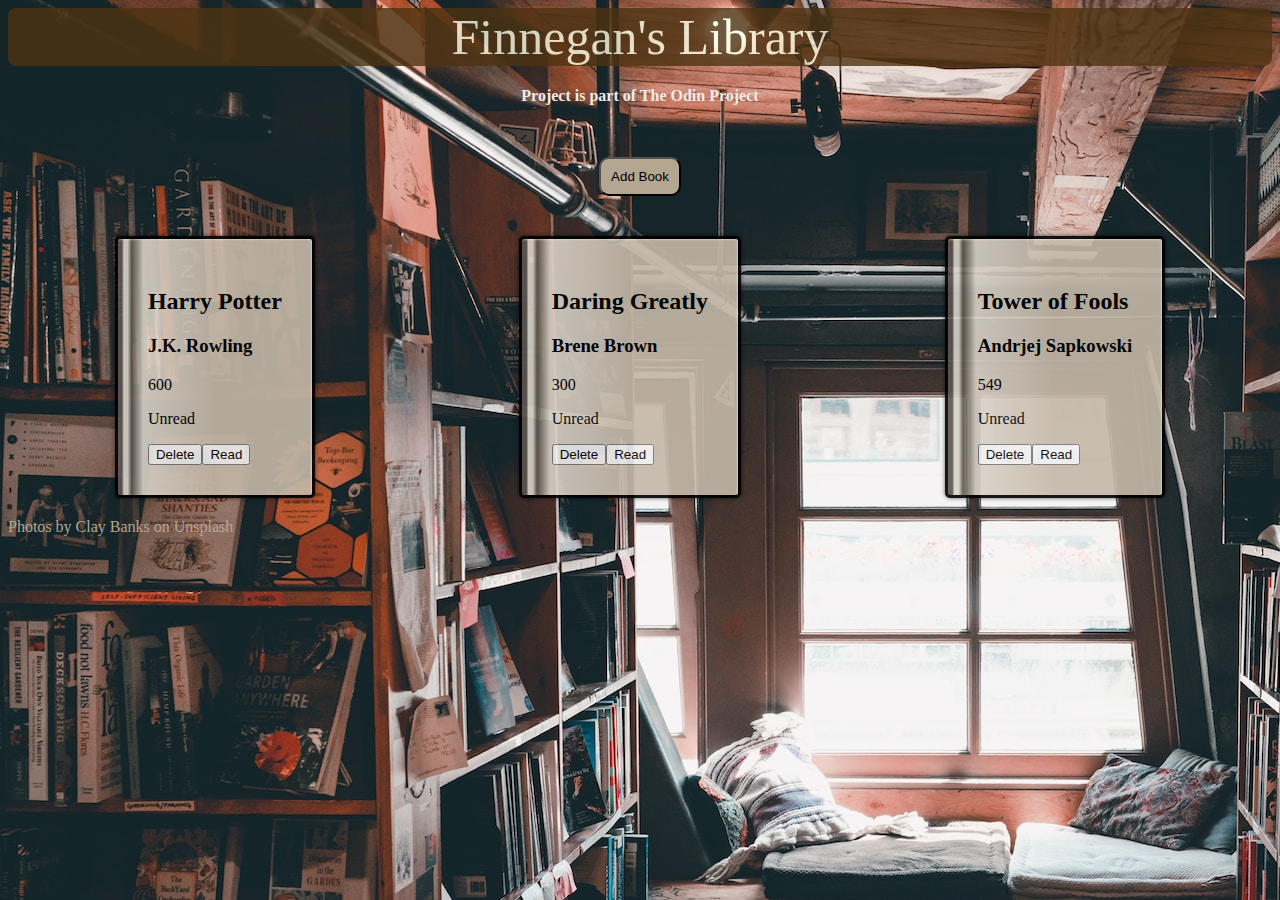
<file: index.html>
<!DOCTYPE html>
<html lang="en">
<head>
  <meta charset="UTF-8">
  <meta http-equiv="X-UA-Compatible" content="IE=edge">
  <meta name="viewport" content="width=device-width, initial-scale=1.0">
  <title>Finnegan's Library</title>
  <link href="./style.css" rel="stylesheet">
</head>
<header>
  <div id="header" >Finnegan's Library</div>
  <h4 id="details" >Project is part of The Odin Project</h4>
</header>
<body>
  <div id="button">
    <button id="addbtn" onclick="showForm()">Add Book</button>
  </div>
  <div id="NewBook">
    <form id="form" >
      <label for="Bname">Book Name:</label><br>
      <input type="text" id="title" name="title"><br>
      <label for="Author">Author:</label><br>
      <input type="text" id="author" name="author"><br>
      <label for="pages">Page Count:</label><br>
      <input type="integer" id="pages" name="pages"><br>
      <br>
      <input id="btn" type="button"  value="Submit">
    </form>
  </div>
  <div id="BooksDisplay" ></div>
</body>
<script src="script.js"></script>
<footer>
  <div id="credits" >Photos by Clay Banks on Unsplash</div>
</footer>
</html>
</file>
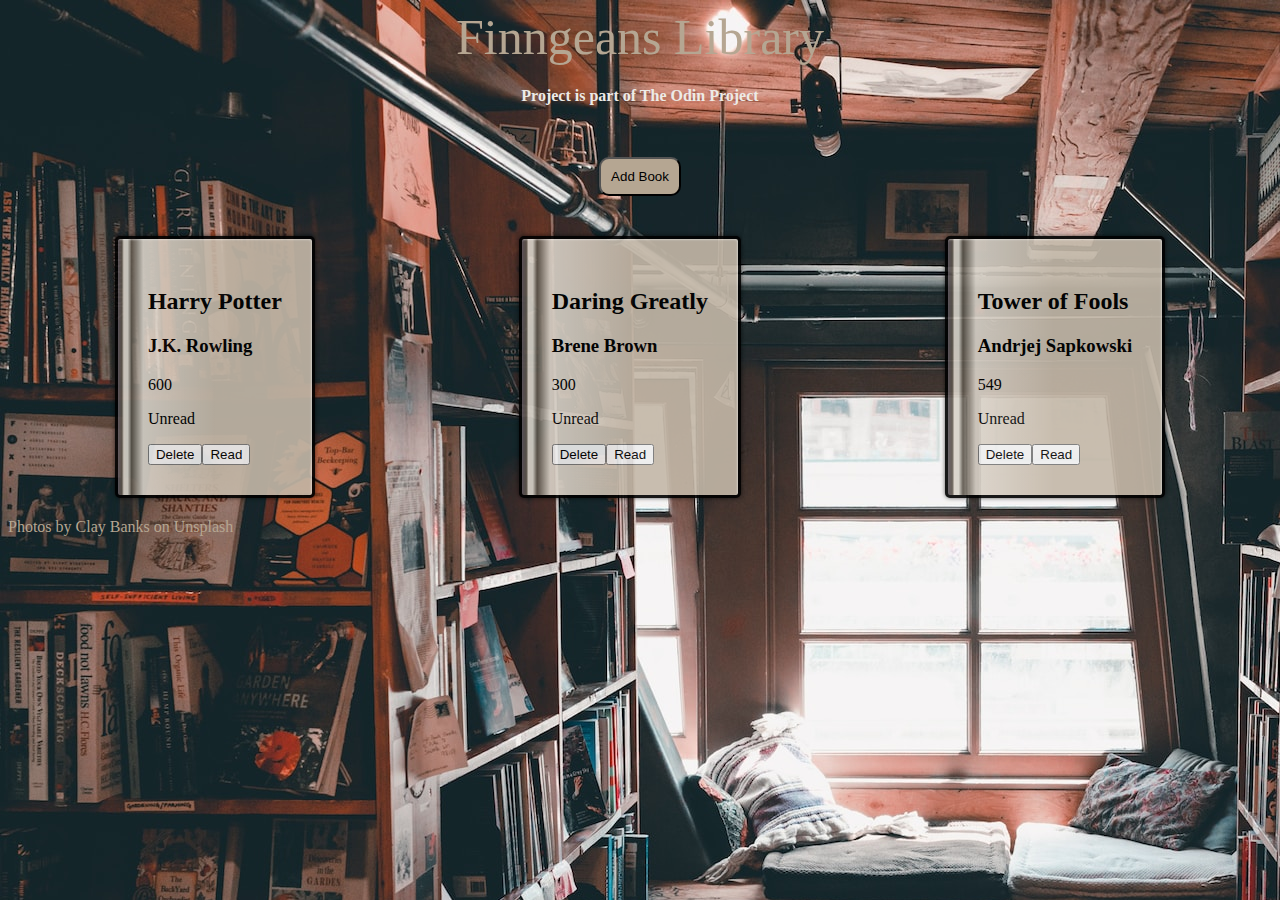
<file: lib/index.html>
<!DOCTYPE html>
<html lang="en">
<head>
  <meta charset="UTF-8">
  <meta http-equiv="X-UA-Compatible" content="IE=edge">
  <meta name="viewport" content="width=device-width, initial-scale=1.0">
  <title>Finnegan's Library</title>
  <link href="./style.css" rel="stylesheet">
</head>
<header>
  <div id="header" >Finngeans Library</div>
  <h4 id="details" >Project is part of The Odin Project</h4>
</header>
<body>
  <div id="button">
    <button id="addbtn" onclick="showForm()">Add Book</button>
  </div>
  <div id="NewBook">
    <form id="form" >
      <label for="Bname">Book Name:</label><br>
      <input type="text" id="title" name="title"><br>
      <label for="Author">Author:</label><br>
      <input type="text" id="author" name="author"><br>
      <label for="pages">Page Count:</label><br>
      <input type="integer" id="pages" name="pages"><br>
      <br>
      <input id="btn" type="button"  value="Submit">
    </form>
  </div>
  <div id="BooksDisplay" ></div>
</body>
<script src="script.js"></script>
<footer>
  <div id="credits" >Photos by Clay Banks on Unsplash</div>
</footer>
</html>
</file>
<file: style.css>
#header {
  color: rgb(255, 255, 231);
  display: flex;
  align-items: center;
  justify-content: center;
  font-size: 50px;
  background-color: rgb(77, 51, 18);
  opacity: 80%;
  border-radius: 8px;
}
#details {
  display: flex;
  color: rgb(237, 235, 231);
  justify-content: center;
}
body {
  display: flex;
  flex-direction: column;
  gap: 10px;
  background-image: url("library.jpg");
}


#BooksDisplay {
  display: flex;
  flex-wrap: wrap;
  gap: 10px;
  padding: 10px;
  
}
.BookContain {
 
  border-style: solid;
  gap: 10px;
  padding: 10px;
  margin: auto;
  border-radius: 10px;
  background: linear-gradient(90deg, rgba(2,0,36,.5) 0%, rgba(0,0,0,.5) 2%, rgba(255,255,255,.5) 3%, rgba(247,254,255,.5) 5%, rgba(0,0,0,.5) 7%, rgba(255,255,255,.5) 13%, rgba(255,255,255,.2) 50%);
  background-color: rgb(181, 166, 146);
  box-shadow: 0 0 5px -1px black, inset -1px 1px 2px rgba(255, 255, 255, 0.5);
  margin: auto;
  padding: 30px;
  border-radius: 5px;
  opacity: 90%;

}

#addbtn {
  padding: 10px;
  background-color: rgb(181, 166, 146);
  border-radius: 10px;
}

#button {
display: flex;
align-items: center;
margin: auto;
padding: 20px;


}

#NewBook {
  align-items: center;
  justify-content: center;
  gap: 10px;
}

#form {
  border-style: solid;
  border-radius: 20px;
  padding: 20px;
  background-color: rgb(181, 166, 146);
}

#credits {
  color:rgb(181, 166, 146)
}
</file>
<file: lib/style.css>
#header {
  color: rgb(181, 166, 146);
  display: flex;
  align-items: center;
  justify-content: center;
  font-size: 50px;
}
#details {
  display: flex;
  color: rgb(237, 235, 231);
  justify-content: center;
}
body {
  display: flex;
  flex-direction: column;
  gap: 10px;
  background-image: url("library.jpg");
}


#BooksDisplay {
  display: flex;
  flex-wrap: wrap;
  gap: 10px;
  padding: 10px;
  
}
.BookContain {
 
  border-style: solid;
  gap: 10px;
  padding: 10px;
  margin: auto;
  border-radius: 10px;
  background: linear-gradient(90deg, rgba(2,0,36,.5) 0%, rgba(0,0,0,.5) 2%, rgba(255,255,255,.5) 3%, rgba(247,254,255,.5) 5%, rgba(0,0,0,.5) 7%, rgba(255,255,255,.5) 13%, rgba(255,255,255,.2) 50%);
  background-color: rgb(181, 166, 146);
  box-shadow: 0 0 5px -1px black, inset -1px 1px 2px rgba(255, 255, 255, 0.5);
  margin: auto;
  padding: 30px;
  border-radius: 5px;
  opacity: 90%;

}

#addbtn {
  padding: 10px;
  background-color: rgb(181, 166, 146);
  border-radius: 10px;
}

#button {
display: flex;
align-items: center;
margin: auto;
padding: 20px;


}

#NewBook {
  align-items: center;
  justify-content: center;
  gap: 10px;
}

#form {
  border-style: solid;
  border-radius: 20px;
  padding: 20px;
  background-color: rgb(181, 166, 146);
}

#credits {
  color:rgb(181, 166, 146)
}
</file>
